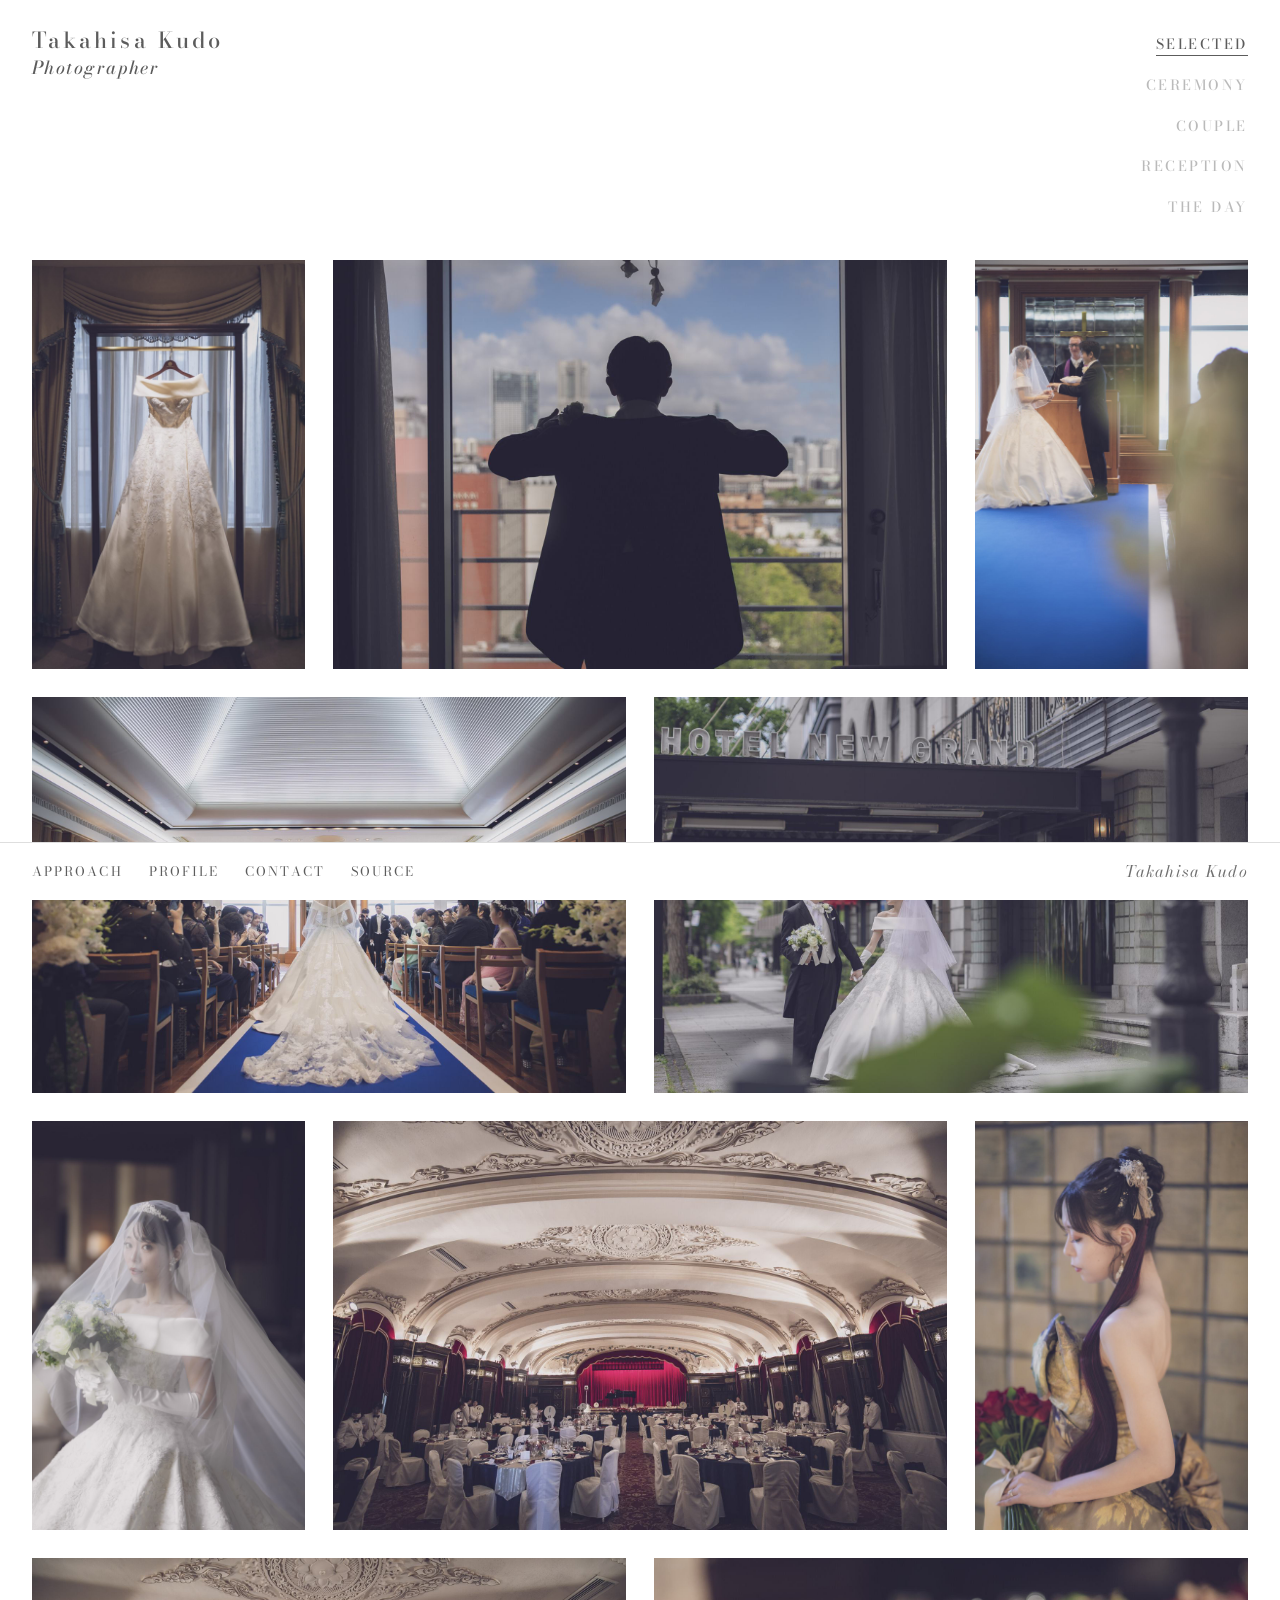
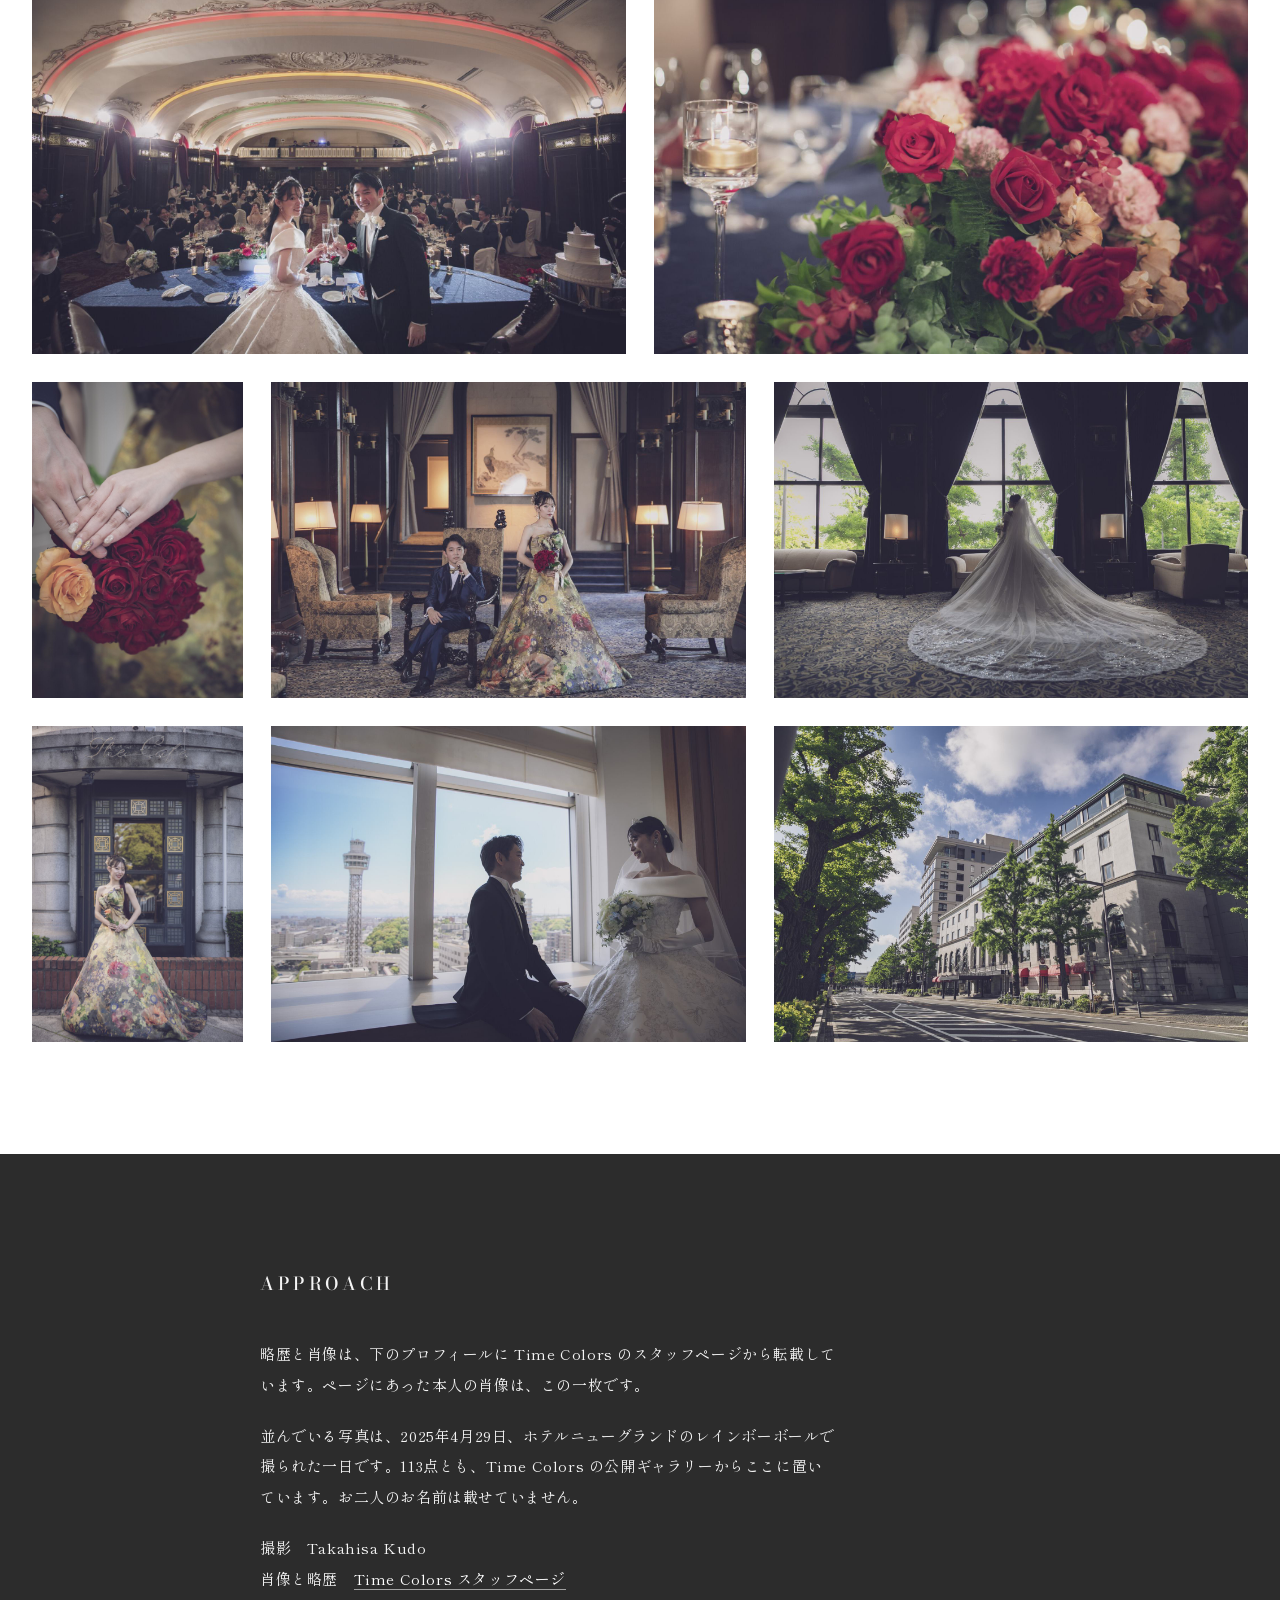
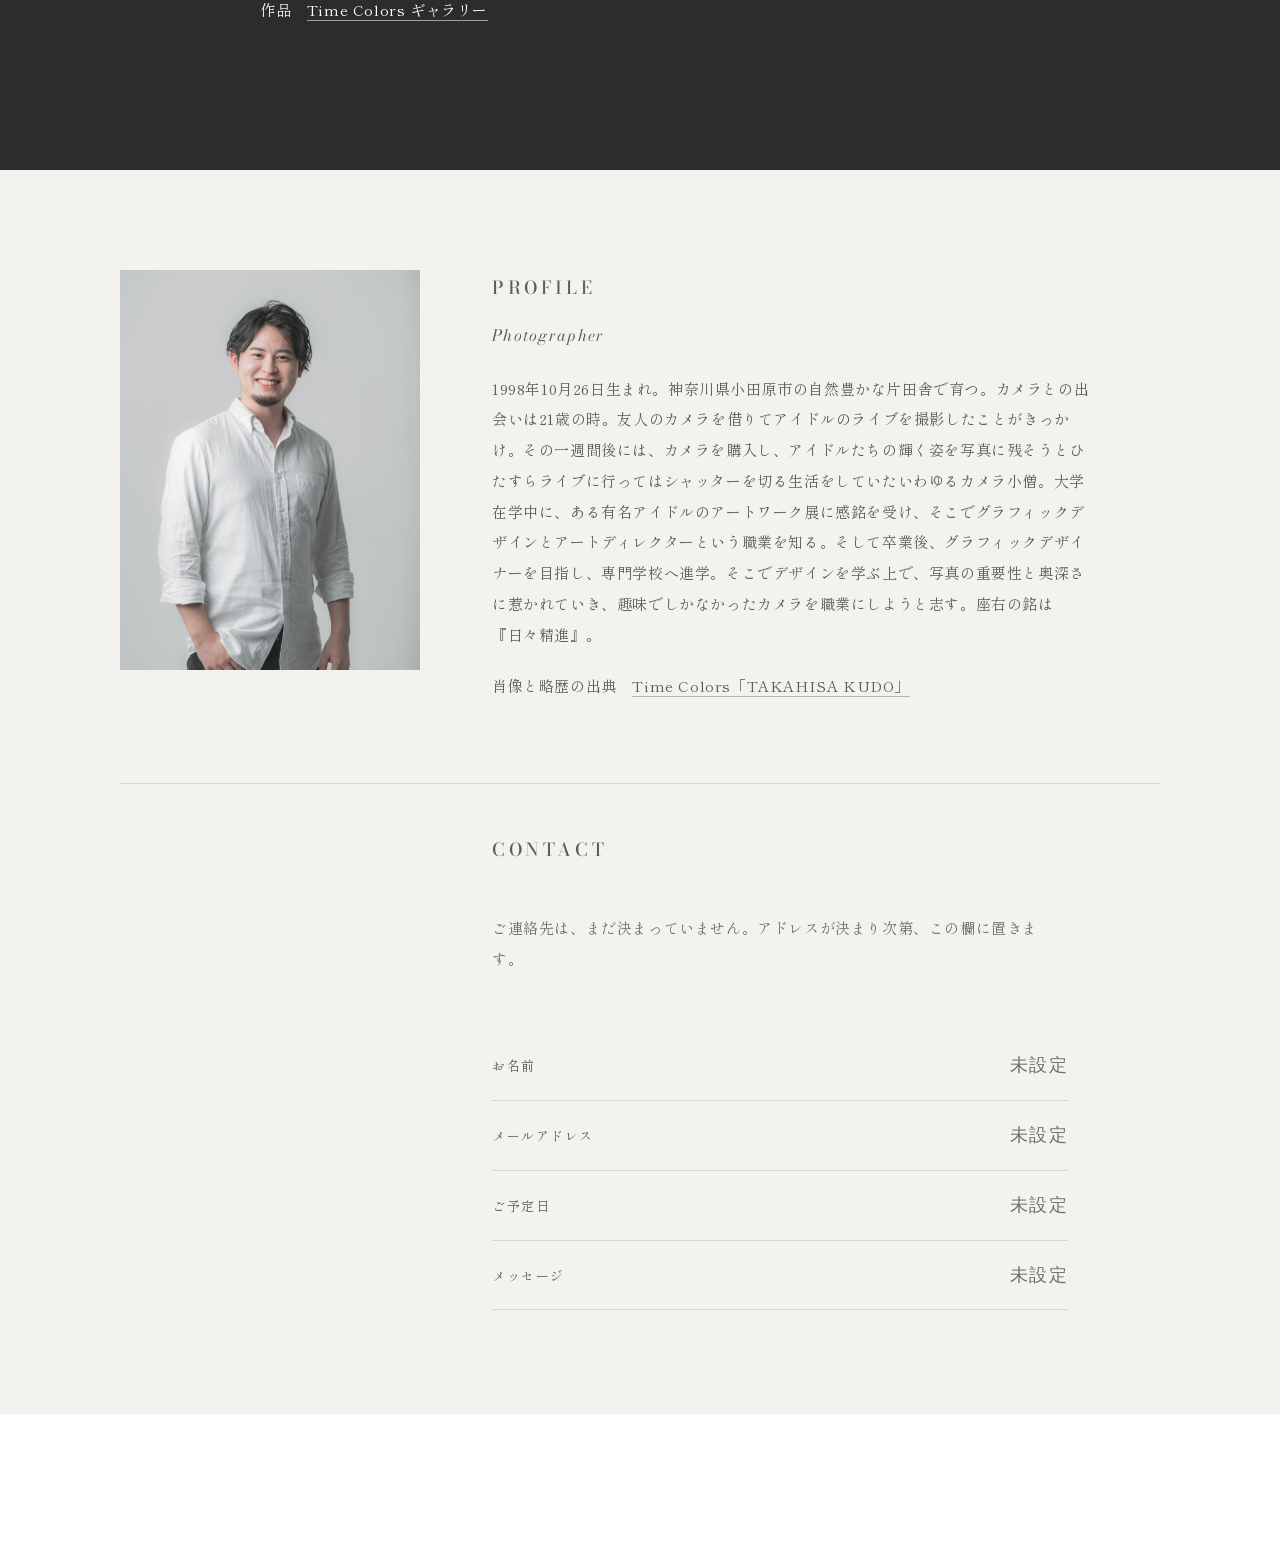
<file: index.html>
<!DOCTYPE html>
<html lang="ja">
<head>
  <meta charset="utf-8">
  <meta name="viewport" content="width=device-width, initial-scale=1">
  <title>Takahisa Kudo — Photographer</title>
  <meta name="description" content="Takahisa Kudo の婚礼写真とプロフィール。肖像と略歴は Time Colors のスタッフページ、作品はホテルニューグランド レインボーボール（2025年4月29日）のギャラリーから。">
  <meta name="theme-color" content="#ffffff">
  <link rel="icon" href="assets/favicon.svg" type="image/svg+xml">
  <link rel="preconnect" href="https://fonts.googleapis.com">
  <link rel="preconnect" href="https://fonts.gstatic.com" crossorigin>
  <link href="https://fonts.googleapis.com/css2?family=Bodoni+Moda:ital,opsz,wght@0,6..96,500;1,6..96,400;1,6..96,500&family=Shippori+Mincho:wght@400&display=swap" rel="stylesheet">
  <link rel="stylesheet" href="css/style.css">
</head>
<body data-view="selected">
  <div class="curtain" id="curtain"></div>
  <a class="skip" href="#grid">写真へ</a>
  <header class="site-head">
    <a class="brand" href="#selected">
      <strong>Takahisa Kudo</strong>
      <em>Photographer</em>
    </a>
    <nav class="site-nav" aria-label="作品">
      <ul>
        <li><button type="button" data-filter="selected" aria-current="page">SELECTED</button></li>
        <li><button type="button" data-filter="ceremony">CEREMONY</button></li>
        <li><button type="button" data-filter="couple">COUPLE</button></li>
        <li><button type="button" data-filter="reception">RECEPTION</button></li>
        <li><button type="button" data-filter="all">THE DAY</button></li>
      </ul>
    </nav>
  </header>
  <main class="site-main">
    <div class="works" id="grid">
      <a class="tile is-p" href="assets/photos/0008-1.jpg" data-photo="0008-1.jpg" data-group="archive" data-selected="1" data-order="0">
        <img src="assets/photos/0008-1.jpg" alt="支度。ホテルニューグランド レインボーボール、2025年4月29日。" width="1120" height="1680" decoding="async" loading="eager" fetchpriority="high">
      </a><a class="tile is-l" href="assets/photos/0011-1.jpg" data-photo="0011-1.jpg" data-group="archive" data-selected="1" data-order="1">
        <img src="assets/photos/0011-1.jpg" alt="支度。ホテルニューグランド レインボーボール、2025年4月29日。" width="1680" height="1120" decoding="async" loading="eager" fetchpriority="high">
      </a><a class="tile is-p" href="assets/photos/0064-1.jpg" data-photo="0064-1.jpg" data-group="ceremony" data-selected="1" data-order="2">
        <img src="assets/photos/0064-1.jpg" alt="挙式。ホテルニューグランド レインボーボール、2025年4月29日。" width="1120" height="1680" decoding="async" loading="lazy">
      </a><a class="tile is-l" href="assets/photos/0059-1.jpg" data-photo="0059-1.jpg" data-group="ceremony" data-selected="1" data-order="3">
        <img src="assets/photos/0059-1.jpg" alt="挙式。ホテルニューグランド レインボーボール、2025年4月29日。" width="1680" height="1120" decoding="async" loading="lazy">
      </a><a class="tile is-l" href="assets/photos/0046-1.jpg" data-photo="0046-1.jpg" data-group="couple" data-selected="1" data-order="4">
        <img src="assets/photos/0046-1.jpg" alt="ふたり。ホテルニューグランド レインボーボール、2025年4月29日。" width="1680" height="1120" decoding="async" loading="lazy">
      </a><a class="tile is-p" href="assets/photos/0038-1.jpg" data-photo="0038-1.jpg" data-group="couple" data-selected="1" data-order="5">
        <img src="assets/photos/0038-1.jpg" alt="ふたり。ホテルニューグランド レインボーボール、2025年4月29日。" width="1120" height="1680" decoding="async" loading="lazy">
      </a><a class="tile is-l" href="assets/photos/0074-1.jpg" data-photo="0074-1.jpg" data-group="reception" data-selected="1" data-order="6">
        <img src="assets/photos/0074-1.jpg" alt="披露宴。ホテルニューグランド レインボーボール、2025年4月29日。" width="1680" height="1120" decoding="async" loading="lazy">
      </a><a class="tile is-p" href="assets/photos/0111.jpg" data-photo="0111.jpg" data-group="couple" data-selected="1" data-order="7">
        <img src="assets/photos/0111.jpg" alt="ふたり。ホテルニューグランド レインボーボール、2025年4月29日。" width="1120" height="1680" decoding="async" loading="lazy">
      </a><a class="tile is-l" href="assets/photos/0085-1.jpg" data-photo="0085-1.jpg" data-group="reception" data-selected="1" data-order="8">
        <img src="assets/photos/0085-1.jpg" alt="披露宴。ホテルニューグランド レインボーボール、2025年4月29日。" width="1680" height="1120" decoding="async" loading="lazy">
      </a><a class="tile is-l" href="assets/photos/0076-1.jpg" data-photo="0076-1.jpg" data-group="reception" data-selected="1" data-order="9">
        <img src="assets/photos/0076-1.jpg" alt="披露宴。ホテルニューグランド レインボーボール、2025年4月29日。" width="1680" height="1120" decoding="async" loading="lazy">
      </a><a class="tile is-p" href="assets/photos/0113.jpg" data-photo="0113.jpg" data-group="couple" data-selected="1" data-order="10">
        <img src="assets/photos/0113.jpg" alt="ふたり。ホテルニューグランド レインボーボール、2025年4月29日。" width="1120" height="1680" decoding="async" loading="lazy">
      </a><a class="tile is-l" href="assets/photos/0107.jpg" data-photo="0107.jpg" data-group="couple" data-selected="1" data-order="11">
        <img src="assets/photos/0107.jpg" alt="ふたり。ホテルニューグランド レインボーボール、2025年4月29日。" width="1680" height="1120" decoding="async" loading="lazy">
      </a><a class="tile is-l" href="assets/photos/0033-1.jpg" data-photo="0033-1.jpg" data-group="couple" data-selected="1" data-order="12">
        <img src="assets/photos/0033-1.jpg" alt="ふたり。ホテルニューグランド レインボーボール、2025年4月29日。" width="1680" height="1120" decoding="async" loading="lazy">
      </a><a class="tile is-p" href="assets/photos/0110.jpg" data-photo="0110.jpg" data-group="couple" data-selected="1" data-order="13">
        <img src="assets/photos/0110.jpg" alt="ふたり。ホテルニューグランド レインボーボール、2025年4月29日。" width="1120" height="1680" decoding="async" loading="lazy">
      </a><a class="tile is-l" href="assets/photos/0068-1.jpg" data-photo="0068-1.jpg" data-group="ceremony" data-selected="1" data-order="14">
        <img src="assets/photos/0068-1.jpg" alt="挙式。ホテルニューグランド レインボーボール、2025年4月29日。" width="1680" height="1120" decoding="async" loading="lazy">
      </a><a class="tile is-l" href="assets/photos/0003-1.jpg" data-photo="0003-1.jpg" data-group="archive" data-selected="1" data-order="15">
        <img src="assets/photos/0003-1.jpg" alt="館。ホテルニューグランド レインボーボール、2025年4月29日。" width="1680" height="1120" decoding="async" loading="lazy">
      </a><a class="tile is-l" href="assets/photos/0001-1.jpg" data-photo="0001-1.jpg" data-group="archive" data-selected="0" data-order="16">
        <img src="assets/photos/0001-1.jpg" alt="館。ホテルニューグランド レインボーボール、2025年4月29日。" width="1680" height="1120" decoding="async" loading="lazy">
      </a><a class="tile is-l" href="assets/photos/0002-1.jpg" data-photo="0002-1.jpg" data-group="archive" data-selected="0" data-order="17">
        <img src="assets/photos/0002-1.jpg" alt="館。ホテルニューグランド レインボーボール、2025年4月29日。" width="1680" height="1120" decoding="async" loading="lazy">
      </a><a class="tile is-p" href="assets/photos/0004-1.jpg" data-photo="0004-1.jpg" data-group="archive" data-selected="0" data-order="18">
        <img src="assets/photos/0004-1.jpg" alt="館。ホテルニューグランド レインボーボール、2025年4月29日。" width="1120" height="1680" decoding="async" loading="lazy">
      </a><a class="tile is-l" href="assets/photos/0005-1.jpg" data-photo="0005-1.jpg" data-group="archive" data-selected="0" data-order="19">
        <img src="assets/photos/0005-1.jpg" alt="館。ホテルニューグランド レインボーボール、2025年4月29日。" width="1680" height="1120" decoding="async" loading="lazy">
      </a><a class="tile is-p" href="assets/photos/0006-1.jpg" data-photo="0006-1.jpg" data-group="archive" data-selected="0" data-order="20">
        <img src="assets/photos/0006-1.jpg" alt="館。ホテルニューグランド レインボーボール、2025年4月29日。" width="1120" height="1680" decoding="async" loading="lazy">
      </a><a class="tile is-l" href="assets/photos/0007-1.jpg" data-photo="0007-1.jpg" data-group="archive" data-selected="0" data-order="21">
        <img src="assets/photos/0007-1.jpg" alt="支度。ホテルニューグランド レインボーボール、2025年4月29日。" width="1680" height="1120" decoding="async" loading="lazy">
      </a><a class="tile is-p" href="assets/photos/0009-1.jpg" data-photo="0009-1.jpg" data-group="archive" data-selected="0" data-order="22">
        <img src="assets/photos/0009-1.jpg" alt="支度。ホテルニューグランド レインボーボール、2025年4月29日。" width="1120" height="1680" decoding="async" loading="lazy">
      </a><a class="tile is-p" href="assets/photos/0010-1.jpg" data-photo="0010-1.jpg" data-group="archive" data-selected="0" data-order="23">
        <img src="assets/photos/0010-1.jpg" alt="支度。ホテルニューグランド レインボーボール、2025年4月29日。" width="1120" height="1680" decoding="async" loading="lazy">
      </a><a class="tile is-l" href="assets/photos/0012-1.jpg" data-photo="0012-1.jpg" data-group="archive" data-selected="0" data-order="24">
        <img src="assets/photos/0012-1.jpg" alt="支度。ホテルニューグランド レインボーボール、2025年4月29日。" width="1680" height="1120" decoding="async" loading="lazy">
      </a><a class="tile is-l" href="assets/photos/0013-1.jpg" data-photo="0013-1.jpg" data-group="archive" data-selected="0" data-order="25">
        <img src="assets/photos/0013-1.jpg" alt="支度。ホテルニューグランド レインボーボール、2025年4月29日。" width="1680" height="1120" decoding="async" loading="lazy">
      </a><a class="tile is-l" href="assets/photos/0014-1.jpg" data-photo="0014-1.jpg" data-group="archive" data-selected="0" data-order="26">
        <img src="assets/photos/0014-1.jpg" alt="支度。ホテルニューグランド レインボーボール、2025年4月29日。" width="1680" height="1120" decoding="async" loading="lazy">
      </a><a class="tile is-p" href="assets/photos/0015-1.jpg" data-photo="0015-1.jpg" data-group="archive" data-selected="0" data-order="27">
        <img src="assets/photos/0015-1.jpg" alt="支度。ホテルニューグランド レインボーボール、2025年4月29日。" width="1120" height="1680" decoding="async" loading="lazy">
      </a><a class="tile is-l" href="assets/photos/0016-1.jpg" data-photo="0016-1.jpg" data-group="archive" data-selected="0" data-order="28">
        <img src="assets/photos/0016-1.jpg" alt="支度。ホテルニューグランド レインボーボール、2025年4月29日。" width="1680" height="1120" decoding="async" loading="lazy">
      </a><a class="tile is-l" href="assets/photos/0017-1.jpg" data-photo="0017-1.jpg" data-group="archive" data-selected="0" data-order="29">
        <img src="assets/photos/0017-1.jpg" alt="支度。ホテルニューグランド レインボーボール、2025年4月29日。" width="1680" height="1120" decoding="async" loading="lazy">
      </a><a class="tile is-l" href="assets/photos/0018-1.jpg" data-photo="0018-1.jpg" data-group="archive" data-selected="0" data-order="30">
        <img src="assets/photos/0018-1.jpg" alt="支度。ホテルニューグランド レインボーボール、2025年4月29日。" width="1680" height="1120" decoding="async" loading="lazy">
      </a><a class="tile is-l" href="assets/photos/0019-1.jpg" data-photo="0019-1.jpg" data-group="couple" data-selected="0" data-order="31">
        <img src="assets/photos/0019-1.jpg" alt="ふたり。ホテルニューグランド レインボーボール、2025年4月29日。" width="1680" height="1120" decoding="async" loading="lazy">
      </a><a class="tile is-l" href="assets/photos/0020-1.jpg" data-photo="0020-1.jpg" data-group="couple" data-selected="0" data-order="32">
        <img src="assets/photos/0020-1.jpg" alt="ふたり。ホテルニューグランド レインボーボール、2025年4月29日。" width="1680" height="1120" decoding="async" loading="lazy">
      </a><a class="tile is-p" href="assets/photos/0021-1.jpg" data-photo="0021-1.jpg" data-group="couple" data-selected="0" data-order="33">
        <img src="assets/photos/0021-1.jpg" alt="ふたり。ホテルニューグランド レインボーボール、2025年4月29日。" width="1120" height="1680" decoding="async" loading="lazy">
      </a><a class="tile is-l" href="assets/photos/0022-1.jpg" data-photo="0022-1.jpg" data-group="couple" data-selected="0" data-order="34">
        <img src="assets/photos/0022-1.jpg" alt="ふたり。ホテルニューグランド レインボーボール、2025年4月29日。" width="1680" height="1120" decoding="async" loading="lazy">
      </a><a class="tile is-l" href="assets/photos/0023-1.jpg" data-photo="0023-1.jpg" data-group="couple" data-selected="0" data-order="35">
        <img src="assets/photos/0023-1.jpg" alt="ふたり。ホテルニューグランド レインボーボール、2025年4月29日。" width="1680" height="1120" decoding="async" loading="lazy">
      </a><a class="tile is-l" href="assets/photos/0024-1.jpg" data-photo="0024-1.jpg" data-group="couple" data-selected="0" data-order="36">
        <img src="assets/photos/0024-1.jpg" alt="ふたり。ホテルニューグランド レインボーボール、2025年4月29日。" width="1680" height="1120" decoding="async" loading="lazy">
      </a><a class="tile is-l" href="assets/photos/0025-1.jpg" data-photo="0025-1.jpg" data-group="couple" data-selected="0" data-order="37">
        <img src="assets/photos/0025-1.jpg" alt="ふたり。ホテルニューグランド レインボーボール、2025年4月29日。" width="1680" height="1120" decoding="async" loading="lazy">
      </a><a class="tile is-l" href="assets/photos/0026-1.jpg" data-photo="0026-1.jpg" data-group="couple" data-selected="0" data-order="38">
        <img src="assets/photos/0026-1.jpg" alt="ふたり。ホテルニューグランド レインボーボール、2025年4月29日。" width="1680" height="1120" decoding="async" loading="lazy">
      </a><a class="tile is-l" href="assets/photos/0027-1.jpg" data-photo="0027-1.jpg" data-group="couple" data-selected="0" data-order="39">
        <img src="assets/photos/0027-1.jpg" alt="ふたり。ホテルニューグランド レインボーボール、2025年4月29日。" width="1680" height="1120" decoding="async" loading="lazy">
      </a><a class="tile is-l" href="assets/photos/0028-1.jpg" data-photo="0028-1.jpg" data-group="couple" data-selected="0" data-order="40">
        <img src="assets/photos/0028-1.jpg" alt="ふたり。ホテルニューグランド レインボーボール、2025年4月29日。" width="1680" height="1120" decoding="async" loading="lazy">
      </a><a class="tile is-l" href="assets/photos/0029-1.jpg" data-photo="0029-1.jpg" data-group="couple" data-selected="0" data-order="41">
        <img src="assets/photos/0029-1.jpg" alt="ふたり。ホテルニューグランド レインボーボール、2025年4月29日。" width="1680" height="1120" decoding="async" loading="lazy">
      </a><a class="tile is-l" href="assets/photos/0030-1.jpg" data-photo="0030-1.jpg" data-group="couple" data-selected="0" data-order="42">
        <img src="assets/photos/0030-1.jpg" alt="ふたり。ホテルニューグランド レインボーボール、2025年4月29日。" width="1680" height="1120" decoding="async" loading="lazy">
      </a><a class="tile is-p" href="assets/photos/0031-1.jpg" data-photo="0031-1.jpg" data-group="couple" data-selected="0" data-order="43">
        <img src="assets/photos/0031-1.jpg" alt="ふたり。ホテルニューグランド レインボーボール、2025年4月29日。" width="1120" height="1680" decoding="async" loading="lazy">
      </a><a class="tile is-p" href="assets/photos/0032-1.jpg" data-photo="0032-1.jpg" data-group="couple" data-selected="0" data-order="44">
        <img src="assets/photos/0032-1.jpg" alt="ふたり。ホテルニューグランド レインボーボール、2025年4月29日。" width="1120" height="1680" decoding="async" loading="lazy">
      </a><a class="tile is-l" href="assets/photos/0034-1.jpg" data-photo="0034-1.jpg" data-group="couple" data-selected="0" data-order="45">
        <img src="assets/photos/0034-1.jpg" alt="ふたり。ホテルニューグランド レインボーボール、2025年4月29日。" width="1680" height="1120" decoding="async" loading="lazy">
      </a><a class="tile is-l" href="assets/photos/0035-1.jpg" data-photo="0035-1.jpg" data-group="couple" data-selected="0" data-order="46">
        <img src="assets/photos/0035-1.jpg" alt="ふたり。ホテルニューグランド レインボーボール、2025年4月29日。" width="1680" height="1120" decoding="async" loading="lazy">
      </a><a class="tile is-l" href="assets/photos/0036-1.jpg" data-photo="0036-1.jpg" data-group="couple" data-selected="0" data-order="47">
        <img src="assets/photos/0036-1.jpg" alt="ふたり。ホテルニューグランド レインボーボール、2025年4月29日。" width="1680" height="1120" decoding="async" loading="lazy">
      </a><a class="tile is-l" href="assets/photos/0037-1.jpg" data-photo="0037-1.jpg" data-group="couple" data-selected="0" data-order="48">
        <img src="assets/photos/0037-1.jpg" alt="ふたり。ホテルニューグランド レインボーボール、2025年4月29日。" width="1680" height="1120" decoding="async" loading="lazy">
      </a><a class="tile is-l" href="assets/photos/0039-1.jpg" data-photo="0039-1.jpg" data-group="couple" data-selected="0" data-order="49">
        <img src="assets/photos/0039-1.jpg" alt="ふたり。ホテルニューグランド レインボーボール、2025年4月29日。" width="1680" height="1120" decoding="async" loading="lazy">
      </a><a class="tile is-l" href="assets/photos/0040-1.jpg" data-photo="0040-1.jpg" data-group="couple" data-selected="0" data-order="50">
        <img src="assets/photos/0040-1.jpg" alt="ふたり。ホテルニューグランド レインボーボール、2025年4月29日。" width="1680" height="1120" decoding="async" loading="lazy">
      </a><a class="tile is-l" href="assets/photos/0041-1.jpg" data-photo="0041-1.jpg" data-group="couple" data-selected="0" data-order="51">
        <img src="assets/photos/0041-1.jpg" alt="ふたり。ホテルニューグランド レインボーボール、2025年4月29日。" width="1680" height="1120" decoding="async" loading="lazy">
      </a><a class="tile is-l" href="assets/photos/0042-1.jpg" data-photo="0042-1.jpg" data-group="couple" data-selected="0" data-order="52">
        <img src="assets/photos/0042-1.jpg" alt="ふたり。ホテルニューグランド レインボーボール、2025年4月29日。" width="1680" height="1120" decoding="async" loading="lazy">
      </a><a class="tile is-p" href="assets/photos/0043-1.jpg" data-photo="0043-1.jpg" data-group="couple" data-selected="0" data-order="53">
        <img src="assets/photos/0043-1.jpg" alt="ふたり。ホテルニューグランド レインボーボール、2025年4月29日。" width="1120" height="1680" decoding="async" loading="lazy">
      </a><a class="tile is-p" href="assets/photos/0044-1.jpg" data-photo="0044-1.jpg" data-group="couple" data-selected="0" data-order="54">
        <img src="assets/photos/0044-1.jpg" alt="ふたり。ホテルニューグランド レインボーボール、2025年4月29日。" width="1120" height="1680" decoding="async" loading="lazy">
      </a><a class="tile is-l" href="assets/photos/0045-1.jpg" data-photo="0045-1.jpg" data-group="couple" data-selected="0" data-order="55">
        <img src="assets/photos/0045-1.jpg" alt="ふたり。ホテルニューグランド レインボーボール、2025年4月29日。" width="1680" height="1119" decoding="async" loading="lazy">
      </a><a class="tile is-l" href="assets/photos/0047-1.jpg" data-photo="0047-1.jpg" data-group="couple" data-selected="0" data-order="56">
        <img src="assets/photos/0047-1.jpg" alt="ふたり。ホテルニューグランド レインボーボール、2025年4月29日。" width="1680" height="1120" decoding="async" loading="lazy">
      </a><a class="tile is-l" href="assets/photos/0048-1.jpg" data-photo="0048-1.jpg" data-group="couple" data-selected="0" data-order="57">
        <img src="assets/photos/0048-1.jpg" alt="ふたり。ホテルニューグランド レインボーボール、2025年4月29日。" width="1680" height="1120" decoding="async" loading="lazy">
      </a><a class="tile is-p" href="assets/photos/0049-1.jpg" data-photo="0049-1.jpg" data-group="couple" data-selected="0" data-order="58">
        <img src="assets/photos/0049-1.jpg" alt="ふたり。ホテルニューグランド レインボーボール、2025年4月29日。" width="1120" height="1680" decoding="async" loading="lazy">
      </a><a class="tile is-l" href="assets/photos/0050-1.jpg" data-photo="0050-1.jpg" data-group="couple" data-selected="0" data-order="59">
        <img src="assets/photos/0050-1.jpg" alt="ふたり。ホテルニューグランド レインボーボール、2025年4月29日。" width="1680" height="1120" decoding="async" loading="lazy">
      </a><a class="tile is-l" href="assets/photos/0051-1.jpg" data-photo="0051-1.jpg" data-group="couple" data-selected="0" data-order="60">
        <img src="assets/photos/0051-1.jpg" alt="ふたり。ホテルニューグランド レインボーボール、2025年4月29日。" width="1680" height="1120" decoding="async" loading="lazy">
      </a><a class="tile is-l" href="assets/photos/0052-1.jpg" data-photo="0052-1.jpg" data-group="ceremony" data-selected="0" data-order="61">
        <img src="assets/photos/0052-1.jpg" alt="挙式。ホテルニューグランド レインボーボール、2025年4月29日。" width="1680" height="1120" decoding="async" loading="lazy">
      </a><a class="tile is-l" href="assets/photos/0053-1.jpg" data-photo="0053-1.jpg" data-group="ceremony" data-selected="0" data-order="62">
        <img src="assets/photos/0053-1.jpg" alt="挙式。ホテルニューグランド レインボーボール、2025年4月29日。" width="1680" height="1120" decoding="async" loading="lazy">
      </a><a class="tile is-l" href="assets/photos/0054-1.jpg" data-photo="0054-1.jpg" data-group="ceremony" data-selected="0" data-order="63">
        <img src="assets/photos/0054-1.jpg" alt="挙式。ホテルニューグランド レインボーボール、2025年4月29日。" width="1680" height="1120" decoding="async" loading="lazy">
      </a><a class="tile is-l" href="assets/photos/0055-1.jpg" data-photo="0055-1.jpg" data-group="ceremony" data-selected="0" data-order="64">
        <img src="assets/photos/0055-1.jpg" alt="挙式。ホテルニューグランド レインボーボール、2025年4月29日。" width="1680" height="1120" decoding="async" loading="lazy">
      </a><a class="tile is-l" href="assets/photos/0056-1.jpg" data-photo="0056-1.jpg" data-group="ceremony" data-selected="0" data-order="65">
        <img src="assets/photos/0056-1.jpg" alt="挙式。ホテルニューグランド レインボーボール、2025年4月29日。" width="1680" height="1120" decoding="async" loading="lazy">
      </a><a class="tile is-l" href="assets/photos/0057-1.jpg" data-photo="0057-1.jpg" data-group="ceremony" data-selected="0" data-order="66">
        <img src="assets/photos/0057-1.jpg" alt="挙式。ホテルニューグランド レインボーボール、2025年4月29日。" width="1680" height="1120" decoding="async" loading="lazy">
      </a><a class="tile is-l" href="assets/photos/0058-1.jpg" data-photo="0058-1.jpg" data-group="ceremony" data-selected="0" data-order="67">
        <img src="assets/photos/0058-1.jpg" alt="挙式。ホテルニューグランド レインボーボール、2025年4月29日。" width="1680" height="1120" decoding="async" loading="lazy">
      </a><a class="tile is-l" href="assets/photos/0060-1.jpg" data-photo="0060-1.jpg" data-group="ceremony" data-selected="0" data-order="68">
        <img src="assets/photos/0060-1.jpg" alt="挙式。ホテルニューグランド レインボーボール、2025年4月29日。" width="1680" height="1120" decoding="async" loading="lazy">
      </a><a class="tile is-l" href="assets/photos/0061-1.jpg" data-photo="0061-1.jpg" data-group="ceremony" data-selected="0" data-order="69">
        <img src="assets/photos/0061-1.jpg" alt="挙式。ホテルニューグランド レインボーボール、2025年4月29日。" width="1680" height="1120" decoding="async" loading="lazy">
      </a><a class="tile is-l" href="assets/photos/0062-1.jpg" data-photo="0062-1.jpg" data-group="ceremony" data-selected="0" data-order="70">
        <img src="assets/photos/0062-1.jpg" alt="挙式。ホテルニューグランド レインボーボール、2025年4月29日。" width="1680" height="1120" decoding="async" loading="lazy">
      </a><a class="tile is-l" href="assets/photos/0063-1.jpg" data-photo="0063-1.jpg" data-group="ceremony" data-selected="0" data-order="71">
        <img src="assets/photos/0063-1.jpg" alt="挙式。ホテルニューグランド レインボーボール、2025年4月29日。" width="1680" height="1120" decoding="async" loading="lazy">
      </a><a class="tile is-l" href="assets/photos/0065-1.jpg" data-photo="0065-1.jpg" data-group="ceremony" data-selected="0" data-order="72">
        <img src="assets/photos/0065-1.jpg" alt="挙式。ホテルニューグランド レインボーボール、2025年4月29日。" width="1680" height="1120" decoding="async" loading="lazy">
      </a><a class="tile is-l" href="assets/photos/0066-1.jpg" data-photo="0066-1.jpg" data-group="ceremony" data-selected="0" data-order="73">
        <img src="assets/photos/0066-1.jpg" alt="挙式。ホテルニューグランド レインボーボール、2025年4月29日。" width="1680" height="1120" decoding="async" loading="lazy">
      </a><a class="tile is-l" href="assets/photos/0067-1.jpg" data-photo="0067-1.jpg" data-group="ceremony" data-selected="0" data-order="74">
        <img src="assets/photos/0067-1.jpg" alt="挙式。ホテルニューグランド レインボーボール、2025年4月29日。" width="1680" height="1120" decoding="async" loading="lazy">
      </a><a class="tile is-l" href="assets/photos/0069-1.jpg" data-photo="0069-1.jpg" data-group="ceremony" data-selected="0" data-order="75">
        <img src="assets/photos/0069-1.jpg" alt="挙式。ホテルニューグランド レインボーボール、2025年4月29日。" width="1680" height="1120" decoding="async" loading="lazy">
      </a><a class="tile is-p" href="assets/photos/0070-1.jpg" data-photo="0070-1.jpg" data-group="ceremony" data-selected="0" data-order="76">
        <img src="assets/photos/0070-1.jpg" alt="挙式。ホテルニューグランド レインボーボール、2025年4月29日。" width="1120" height="1680" decoding="async" loading="lazy">
      </a><a class="tile is-l" href="assets/photos/0071-1.jpg" data-photo="0071-1.jpg" data-group="ceremony" data-selected="0" data-order="77">
        <img src="assets/photos/0071-1.jpg" alt="挙式。ホテルニューグランド レインボーボール、2025年4月29日。" width="1680" height="1120" decoding="async" loading="lazy">
      </a><a class="tile is-l" href="assets/photos/0072-1.jpg" data-photo="0072-1.jpg" data-group="ceremony" data-selected="0" data-order="78">
        <img src="assets/photos/0072-1.jpg" alt="挙式。ホテルニューグランド レインボーボール、2025年4月29日。" width="1680" height="1120" decoding="async" loading="lazy">
      </a><a class="tile is-l" href="assets/photos/0073-1.jpg" data-photo="0073-1.jpg" data-group="reception" data-selected="0" data-order="79">
        <img src="assets/photos/0073-1.jpg" alt="披露宴。ホテルニューグランド レインボーボール、2025年4月29日。" width="1680" height="1120" decoding="async" loading="lazy">
      </a><a class="tile is-l" href="assets/photos/0075-1.jpg" data-photo="0075-1.jpg" data-group="reception" data-selected="0" data-order="80">
        <img src="assets/photos/0075-1.jpg" alt="披露宴。ホテルニューグランド レインボーボール、2025年4月29日。" width="1680" height="1120" decoding="async" loading="lazy">
      </a><a class="tile is-p" href="assets/photos/0077-1.jpg" data-photo="0077-1.jpg" data-group="reception" data-selected="0" data-order="81">
        <img src="assets/photos/0077-1.jpg" alt="披露宴。ホテルニューグランド レインボーボール、2025年4月29日。" width="1120" height="1680" decoding="async" loading="lazy">
      </a><a class="tile is-l" href="assets/photos/0078-1.jpg" data-photo="0078-1.jpg" data-group="reception" data-selected="0" data-order="82">
        <img src="assets/photos/0078-1.jpg" alt="披露宴。ホテルニューグランド レインボーボール、2025年4月29日。" width="1680" height="1120" decoding="async" loading="lazy">
      </a><a class="tile is-l" href="assets/photos/0079-1.jpg" data-photo="0079-1.jpg" data-group="reception" data-selected="0" data-order="83">
        <img src="assets/photos/0079-1.jpg" alt="披露宴。ホテルニューグランド レインボーボール、2025年4月29日。" width="1680" height="1120" decoding="async" loading="lazy">
      </a><a class="tile is-p" href="assets/photos/0080-1.jpg" data-photo="0080-1.jpg" data-group="reception" data-selected="0" data-order="84">
        <img src="assets/photos/0080-1.jpg" alt="披露宴。ホテルニューグランド レインボーボール、2025年4月29日。" width="1120" height="1680" decoding="async" loading="lazy">
      </a><a class="tile is-l" href="assets/photos/0081-1.jpg" data-photo="0081-1.jpg" data-group="reception" data-selected="0" data-order="85">
        <img src="assets/photos/0081-1.jpg" alt="披露宴。ホテルニューグランド レインボーボール、2025年4月29日。" width="1680" height="1120" decoding="async" loading="lazy">
      </a><a class="tile is-l" href="assets/photos/0082-2.jpg" data-photo="0082-2.jpg" data-group="reception" data-selected="0" data-order="86">
        <img src="assets/photos/0082-2.jpg" alt="披露宴。ホテルニューグランド レインボーボール、2025年4月29日。" width="1680" height="1120" decoding="async" loading="lazy">
      </a><a class="tile is-l" href="assets/photos/0083-1.jpg" data-photo="0083-1.jpg" data-group="reception" data-selected="0" data-order="87">
        <img src="assets/photos/0083-1.jpg" alt="披露宴。ホテルニューグランド レインボーボール、2025年4月29日。" width="1680" height="1120" decoding="async" loading="lazy">
      </a><a class="tile is-l" href="assets/photos/0084-1.jpg" data-photo="0084-1.jpg" data-group="reception" data-selected="0" data-order="88">
        <img src="assets/photos/0084-1.jpg" alt="披露宴。ホテルニューグランド レインボーボール、2025年4月29日。" width="1680" height="1120" decoding="async" loading="lazy">
      </a><a class="tile is-l" href="assets/photos/0086-1.jpg" data-photo="0086-1.jpg" data-group="reception" data-selected="0" data-order="89">
        <img src="assets/photos/0086-1.jpg" alt="披露宴。ホテルニューグランド レインボーボール、2025年4月29日。" width="1680" height="1120" decoding="async" loading="lazy">
      </a><a class="tile is-l" href="assets/photos/0087-1.jpg" data-photo="0087-1.jpg" data-group="reception" data-selected="0" data-order="90">
        <img src="assets/photos/0087-1.jpg" alt="披露宴。ホテルニューグランド レインボーボール、2025年4月29日。" width="1680" height="1120" decoding="async" loading="lazy">
      </a><a class="tile is-l" href="assets/photos/0088-1.jpg" data-photo="0088-1.jpg" data-group="reception" data-selected="0" data-order="91">
        <img src="assets/photos/0088-1.jpg" alt="披露宴。ホテルニューグランド レインボーボール、2025年4月29日。" width="1680" height="1120" decoding="async" loading="lazy">
      </a><a class="tile is-l" href="assets/photos/0089.jpg" data-photo="0089.jpg" data-group="reception" data-selected="0" data-order="92">
        <img src="assets/photos/0089.jpg" alt="披露宴。ホテルニューグランド レインボーボール、2025年4月29日。" width="1680" height="1120" decoding="async" loading="lazy">
      </a><a class="tile is-p" href="assets/photos/0090.jpg" data-photo="0090.jpg" data-group="reception" data-selected="0" data-order="93">
        <img src="assets/photos/0090.jpg" alt="披露宴。ホテルニューグランド レインボーボール、2025年4月29日。" width="1120" height="1680" decoding="async" loading="lazy">
      </a><a class="tile is-l" href="assets/photos/0091.jpg" data-photo="0091.jpg" data-group="reception" data-selected="0" data-order="94">
        <img src="assets/photos/0091.jpg" alt="披露宴。ホテルニューグランド レインボーボール、2025年4月29日。" width="1680" height="1120" decoding="async" loading="lazy">
      </a><a class="tile is-l" href="assets/photos/0092.jpg" data-photo="0092.jpg" data-group="reception" data-selected="0" data-order="95">
        <img src="assets/photos/0092.jpg" alt="披露宴。ホテルニューグランド レインボーボール、2025年4月29日。" width="1680" height="1120" decoding="async" loading="lazy">
      </a><a class="tile is-l" href="assets/photos/0093.jpg" data-photo="0093.jpg" data-group="reception" data-selected="0" data-order="96">
        <img src="assets/photos/0093.jpg" alt="披露宴。ホテルニューグランド レインボーボール、2025年4月29日。" width="1680" height="1120" decoding="async" loading="lazy">
      </a><a class="tile is-l" href="assets/photos/0094.jpg" data-photo="0094.jpg" data-group="reception" data-selected="0" data-order="97">
        <img src="assets/photos/0094.jpg" alt="披露宴。ホテルニューグランド レインボーボール、2025年4月29日。" width="1680" height="1120" decoding="async" loading="lazy">
      </a><a class="tile is-l" href="assets/photos/0095.jpg" data-photo="0095.jpg" data-group="reception" data-selected="0" data-order="98">
        <img src="assets/photos/0095.jpg" alt="披露宴。ホテルニューグランド レインボーボール、2025年4月29日。" width="1680" height="1120" decoding="async" loading="lazy">
      </a><a class="tile is-l" href="assets/photos/0096.jpg" data-photo="0096.jpg" data-group="reception" data-selected="0" data-order="99">
        <img src="assets/photos/0096.jpg" alt="披露宴。ホテルニューグランド レインボーボール、2025年4月29日。" width="1680" height="1120" decoding="async" loading="lazy">
      </a><a class="tile is-l" href="assets/photos/0097.jpg" data-photo="0097.jpg" data-group="reception" data-selected="0" data-order="100">
        <img src="assets/photos/0097.jpg" alt="披露宴。ホテルニューグランド レインボーボール、2025年4月29日。" width="1680" height="1120" decoding="async" loading="lazy">
      </a><a class="tile is-p" href="assets/photos/0098.jpg" data-photo="0098.jpg" data-group="reception" data-selected="0" data-order="101">
        <img src="assets/photos/0098.jpg" alt="披露宴。ホテルニューグランド レインボーボール、2025年4月29日。" width="1120" height="1680" decoding="async" loading="lazy">
      </a><a class="tile is-l" href="assets/photos/0099.jpg" data-photo="0099.jpg" data-group="reception" data-selected="0" data-order="102">
        <img src="assets/photos/0099.jpg" alt="披露宴。ホテルニューグランド レインボーボール、2025年4月29日。" width="1680" height="1120" decoding="async" loading="lazy">
      </a><a class="tile is-l" href="assets/photos/0100.jpg" data-photo="0100.jpg" data-group="reception" data-selected="0" data-order="103">
        <img src="assets/photos/0100.jpg" alt="披露宴。ホテルニューグランド レインボーボール、2025年4月29日。" width="1680" height="1120" decoding="async" loading="lazy">
      </a><a class="tile is-l" href="assets/photos/0101.jpg" data-photo="0101.jpg" data-group="reception" data-selected="0" data-order="104">
        <img src="assets/photos/0101.jpg" alt="披露宴。ホテルニューグランド レインボーボール、2025年4月29日。" width="1680" height="1120" decoding="async" loading="lazy">
      </a><a class="tile is-l" href="assets/photos/0102.jpg" data-photo="0102.jpg" data-group="reception" data-selected="0" data-order="105">
        <img src="assets/photos/0102.jpg" alt="披露宴。ホテルニューグランド レインボーボール、2025年4月29日。" width="1680" height="1120" decoding="async" loading="lazy">
      </a><a class="tile is-l" href="assets/photos/0103.jpg" data-photo="0103.jpg" data-group="reception" data-selected="0" data-order="106">
        <img src="assets/photos/0103.jpg" alt="披露宴。ホテルニューグランド レインボーボール、2025年4月29日。" width="1680" height="1120" decoding="async" loading="lazy">
      </a><a class="tile is-l" href="assets/photos/0104.jpg" data-photo="0104.jpg" data-group="reception" data-selected="0" data-order="107">
        <img src="assets/photos/0104.jpg" alt="披露宴。ホテルニューグランド レインボーボール、2025年4月29日。" width="1680" height="1120" decoding="async" loading="lazy">
      </a><a class="tile is-p" href="assets/photos/0105.jpg" data-photo="0105.jpg" data-group="couple" data-selected="0" data-order="108">
        <img src="assets/photos/0105.jpg" alt="ふたり。ホテルニューグランド レインボーボール、2025年4月29日。" width="1120" height="1680" decoding="async" loading="lazy">
      </a><a class="tile is-l" href="assets/photos/0106.jpg" data-photo="0106.jpg" data-group="couple" data-selected="0" data-order="109">
        <img src="assets/photos/0106.jpg" alt="ふたり。ホテルニューグランド レインボーボール、2025年4月29日。" width="1680" height="1120" decoding="async" loading="lazy">
      </a><a class="tile is-p" href="assets/photos/0108.jpg" data-photo="0108.jpg" data-group="couple" data-selected="0" data-order="110">
        <img src="assets/photos/0108.jpg" alt="ふたり。ホテルニューグランド レインボーボール、2025年4月29日。" width="1120" height="1680" decoding="async" loading="lazy">
      </a><a class="tile is-l" href="assets/photos/0109.jpg" data-photo="0109.jpg" data-group="couple" data-selected="0" data-order="111">
        <img src="assets/photos/0109.jpg" alt="ふたり。ホテルニューグランド レインボーボール、2025年4月29日。" width="1680" height="1120" decoding="async" loading="lazy">
      </a><a class="tile is-p" href="assets/photos/0112.jpg" data-photo="0112.jpg" data-group="couple" data-selected="0" data-order="112">
        <img src="assets/photos/0112.jpg" alt="ふたり。ホテルニューグランド レインボーボール、2025年4月29日。" width="1120" height="1680" decoding="async" loading="lazy">
      </a>
    </div>
    <section class="approach" id="approach" aria-labelledby="approach-title">
      <div class="sheet">
        <h2 id="approach-title">APPROACH</h2>
        <p>略歴と肖像は、下のプロフィールに Time Colors のスタッフページから転載しています。ページにあった本人の肖像は、この一枚です。</p>
        <p>並んでいる写真は、2025年4月29日、ホテルニューグランドのレインボーボールで撮られた一日です。113点とも、Time Colors の公開ギャラリーからここに置いています。お二人のお名前は載せていません。</p>
        <p id="source">撮影　Takahisa Kudo<br>
        肖像と略歴　<a href="https://time-colors.com/staff/takahisa-kudo/" target="_blank" rel="noopener noreferrer">Time Colors スタッフページ</a><br>
        作品　<a href="https://time-colors.com/wp/wedding-gallery/hotel-newgrand/rainbow-ball/2025-04-29/" target="_blank" rel="noopener noreferrer">Time Colors ギャラリー</a></p>
      </div>
    </section>
    <div class="closing">
    <section class="profile" id="profile" aria-labelledby="profile-title">
      <figure class="profile-photo">
        <img src="assets/profile/takahisa-kudo.jpg" alt="Takahisa Kudo。白いシャツを着たスタジオ肖像。" width="960" height="1280">
      </figure>
      <div class="profile-copy">
        <h2 id="profile-title">PROFILE</h2>
        <p class="profile-role">Photographer</p>
        <p>1998年10月26日生まれ。神奈川県小田原市の自然豊かな片田舎で育つ。カメラとの出会いは21歳の時。友人のカメラを借りてアイドルのライブを撮影したことがきっかけ。その一週間後には、カメラを購入し、アイドルたちの輝く姿を写真に残そうとひたすらライブに行ってはシャッターを切る生活をしていたいわゆるカメラ小僧。大学在学中に、ある有名アイドルのアートワーク展に感銘を受け、そこでグラフィックデザインとアートディレクターという職業を知る。そして卒業後、グラフィックデザイナーを目指し、専門学校へ進学。そこでデザインを学ぶ上で、写真の重要性と奥深さに惹かれていき、趣味でしかなかったカメラを職業にしようと志す。座右の銘は『日々精進』。</p>
        <p class="profile-credit">肖像と略歴の出典　<a href="https://time-colors.com/staff/takahisa-kudo/" target="_blank" rel="noopener noreferrer">Time Colors「TAKAHISA KUDO」</a></p>
      </div>
    </section>
    <section class="contact" id="contact" aria-labelledby="contact-title">
      <div class="sheet">
        <h2 id="contact-title">CONTACT</h2>
        <p class="contact-lead">ご連絡先は、まだ決まっていません。アドレスが決まり次第、この欄に置きます。</p>
        <ul class="contact-empty">
          <li><span>お名前</span><em>未設定</em></li>
          <li><span>メールアドレス</span><em>未設定</em></li>
          <li><span>ご予定日</span><em>未設定</em></li>
          <li><span>メッセージ</span><em>未設定</em></li>
        </ul>
      </div>
    </section>
    </div>
  </main>
  <footer class="site-foot">
    <nav aria-label="ページ">
      <a href="#approach">APPROACH</a>
      <a href="#profile">PROFILE</a>
      <a href="#contact">CONTACT</a>
      <a href="#source">SOURCE</a>
    </nav>
    <p class="foot-name">Takahisa Kudo</p>
  </footer>
  <dialog id="viewer" aria-label="写真">
    <div class="viewer-bar">
      <button type="button" data-view="-1">Prev</button>
      <p id="viewer-count"></p>
      <button type="button" data-view="1">Next</button>
      <button type="button" data-close>Close</button>
    </div>
    <img id="viewer-img" alt="">
  </dialog>
  <script src="js/main.js"></script>
</body>
</html>
</file>
<file: css/style.css>
:root {
  --ink: #5c5c5c;
  --ink-soft: #6f6f6f;
  --paper: #fff;
  --quiet: #f3f2ef;
  --dark: #2c2c2c;
  --line: rgba(92, 92, 92, 0.2);
  --serif: "Shippori Mincho", serif;
  --display: "Bodoni Moda", serif;
  --gap: 28px;
  --side: 32px;
}

*,
*::before,
*::after {
  box-sizing: border-box;
}

html {
  scroll-behavior: smooth;
  scroll-padding-top: 24px;
}

body {
  margin: 0;
  min-width: 320px;
  background: var(--paper);
  color: var(--ink);
  font-family: var(--serif);
  font-size: 15px;
  font-weight: 400;
  font-synthesis: none;
  line-height: 2.05;
  letter-spacing: 0.04em;
  text-rendering: optimizeLegibility;
}

body.is-locked {
  overflow: hidden;
}

img {
  max-width: 100%;
}

button,
input,
textarea {
  font: inherit;
  color: inherit;
  letter-spacing: inherit;
}

a {
  color: inherit;
  text-decoration: none;
}

:focus-visible {
  outline: 1px solid currentColor;
  outline-offset: 3px;
}

.skip {
  position: absolute;
  left: 12px;
  top: 8px;
  z-index: 80;
  padding: 8px 12px;
  background: #fff;
  transform: translateY(-140%);
}

.skip:focus {
  transform: none;
}

.curtain {
  position: fixed;
  inset: 0;
  z-index: 60;
  background: #fff;
  transition: opacity 0.8s ease;
}

.curtain.is-done {
  opacity: 0;
  pointer-events: none;
}

.site-head {
  position: fixed;
  top: 0;
  left: 0;
  z-index: 30;
  width: 100%;
  display: flex;
  justify-content: space-between;
  align-items: flex-start;
  gap: 24px;
  padding: 28px var(--side) 16px;
  background: #fff;
  transition: transform 0.45s ease;
}

body.is-header-hidden .site-head,
body.is-locked .site-head {
  transform: translateY(-100%);
  pointer-events: none;
}

body.is-locked .site-head {
  transition: none;
}

.brand {
  display: flex;
  flex-direction: column;
  gap: 6px;
  color: var(--ink);
}

.brand strong {
  font-family: var(--display);
  font-weight: 500;
  font-size: 22px;
  letter-spacing: 0.14em;
  line-height: 1.15;
}

.brand em {
  font-family: var(--display);
  font-style: italic;
  font-weight: 500;
  font-size: 18px;
  letter-spacing: 0.08em;
  line-height: 1;
}

.site-nav ul {
  list-style: none;
  margin: 0;
  padding: 0;
  text-align: right;
}

.site-nav li + li {
  margin-top: 10px;
}

.site-nav button {
  appearance: none;
  border: 0;
  border-bottom: 1px solid transparent;
  background: none;
  padding: 0 0 2px;
  cursor: pointer;
  font-family: var(--display);
  font-size: 14px;
  font-weight: 500;
  letter-spacing: 0.18em;
  line-height: 1.2;
  color: var(--ink);
  opacity: 0.42;
  transition: opacity 0.35s ease, border-color 0.35s ease;
}

.site-nav button:hover,
.site-nav button:focus-visible {
  opacity: 1;
}

.site-nav button[aria-current="page"] {
  opacity: 1;
  border-bottom-color: currentColor;
}

.site-main {
  padding: 260px 0 148px;
}

#grid,
#approach,
#profile,
#contact,
#source {
  scroll-margin-top: 24px;
}

.profile {
  display: grid;
  grid-template-columns: minmax(220px, 300px) minmax(0, 38rem);
  gap: 40px 72px;
  align-items: start;
  width: min(1040px, calc(100% - 64px));
  margin: 0 auto;
  padding: 92px 0 8px;
}

.profile-photo {
  margin: 0;
}

.profile-photo img {
  display: block;
  width: 100%;
  height: auto;
}

.profile h2 {
  margin: 0 0 12px;
  font-family: var(--display);
  font-weight: 500;
  font-size: 18px;
  letter-spacing: 0.2em;
}

.profile-role {
  margin: 0 0 1.4em;
  font-family: var(--display);
  font-style: italic;
  font-size: 16px;
  letter-spacing: 0.08em;
}

.profile p {
  margin: 0 0 1.4em;
}

.profile a {
  border-bottom: 1px solid rgba(102, 102, 102, 0.45);
}

.works {
  display: flex;
  flex-wrap: wrap;
  align-items: flex-start;
  align-content: flex-start;
  gap: var(--gap);
  width: min(1680px, calc(100% - 64px));
  margin: 0 auto;
}

.tile {
  position: relative;
  display: block;
  flex: 0 0 auto;
  overflow: hidden;
  background: #eee;
  color: #fff;
}

.tile[hidden],
body[data-view="selected"] .tile[data-selected="0"] {
  display: none;
}

.tile img {
  display: block;
  width: 100%;
  height: 100%;
  object-fit: cover;
  transition: transform 0.9s cubic-bezier(0.22, 0.61, 0.36, 1);
}

.tile:hover img,
.tile:focus-visible img {
  transform: scale(1.045);
}

.tile.is-in {
  animation: rise 1.05s cubic-bezier(0.215, 0.61, 0.355, 1) both;
}

.tile:nth-child(2).is-in { animation-delay: 0.08s; }
.tile:nth-child(3).is-in { animation-delay: 0.16s; }
.tile:nth-child(4).is-in { animation-delay: 0.24s; }
.tile:nth-child(5).is-in { animation-delay: 0.1s; }
.tile:nth-child(6).is-in { animation-delay: 0.18s; }

@keyframes rise {
  from {
    opacity: 0;
    transform: translateY(56px);
  }
  to {
    opacity: 1;
    transform: none;
  }
}

.sheet {
  width: min(760px, calc(100% - 56px));
  margin: 120px auto 0;
  padding: 88px 0 20px;
}

.sheet h2 {
  margin: 0 0 36px;
  font-family: var(--display);
  font-weight: 500;
  font-size: 18px;
  letter-spacing: 0.2em;
}

.approach {
  margin-top: 112px;
  padding: 112px var(--side) 104px;
  background: var(--dark);
  color: #f4f4f4;
}

.approach .sheet,
.contact .sheet {
  margin-top: 0;
  padding-top: 0;
}

.approach p,
.contact p,
.source-note {
  margin: 0 0 1.35em;
  max-width: 36rem;
}

.closing {
  background: var(--quiet);
  padding: 8px 0 72px;
}

.approach a {
  color: #fff;
  border-bottom: 1px solid rgba(255, 255, 255, 0.55);
}

.contact {
  padding: 0 0 12px;
}

.contact .sheet {
  display: grid;
  grid-template-columns: minmax(220px, 300px) minmax(0, 38rem);
  gap: 8px 72px;
  width: min(1040px, calc(100% - 64px));
  border-top: 1px solid var(--line);
  margin: 52px auto 0;
  padding-top: 48px;
}

.contact h2,
.contact-lead,
.contact-empty {
  grid-column: 2;
}

.contact-lead {
  color: var(--ink-soft);
}

.contact-empty {
  list-style: none;
  margin: 28px 0 0;
  padding: 0;
  max-width: 36rem;
}

.contact-empty li {
  display: flex;
  justify-content: space-between;
  gap: 24px;
  align-items: baseline;
  padding: 16px 0;
  border-bottom: 1px solid var(--line);
}

.contact-empty span {
  font-size: 13px;
  letter-spacing: 0.12em;
}

.contact-empty em {
  font-family: var(--display);
  font-style: italic;
  font-size: 18px;
  letter-spacing: 0.08em;
  color: var(--ink-soft);
}

.site-foot {
  position: fixed;
  left: 0;
  bottom: 0;
  z-index: 30;
  width: 100%;
  min-height: 52px;
  display: flex;
  align-items: center;
  justify-content: space-between;
  gap: 24px;
  padding: 12px var(--side);
  background: #fff;
  border-top: 1px solid var(--line);
}

.site-foot nav {
  display: flex;
  flex-wrap: wrap;
  gap: 8px 26px;
}

.site-foot a {
  position: relative;
  font-family: var(--display);
  font-size: 13px;
  letter-spacing: 0.16em;
}

.site-foot a::after {
  content: "";
  position: absolute;
  left: 0;
  bottom: -4px;
  width: 100%;
  height: 1px;
  background: currentColor;
  transform: scaleX(0);
  transform-origin: left center;
  transition: transform 0.4s ease;
}

.site-foot a:hover::after,
.site-foot a:focus-visible::after {
  transform: scaleX(1);
}

.foot-name {
  margin: 0;
  font-family: var(--display);
  font-style: italic;
  font-size: 16px;
  letter-spacing: 0.08em;
  color: var(--ink-soft);
}

#viewer {
  width: min(1100px, 94vw);
  max-height: 94vh;
  padding: 0;
  border: 0;
  background: transparent;
  color: #fff;
}

#viewer::backdrop {
  background: rgba(0, 0, 0, 0.88);
}

.viewer-bar {
  display: flex;
  justify-content: space-between;
  align-items: center;
  gap: 12px;
  margin-bottom: 10px;
  font-family: var(--display);
  letter-spacing: 0.14em;
  font-size: 13px;
}

.viewer-bar button {
  appearance: none;
  border: 0;
  background: none;
  color: inherit;
  cursor: pointer;
  min-height: 44px;
  padding: 8px;
  font-family: var(--display);
  letter-spacing: 0.14em;
}

#viewer img {
  display: block;
  width: 100%;
  max-height: 78vh;
  object-fit: contain;
  margin: 0 auto;
  background: #111;
}

.viewer-bar button {
  transition: opacity 0.3s ease;
}

.viewer-bar button:hover,
.viewer-bar button:focus-visible {
  opacity: 0.6;
}

@media (max-width: 800px) {
  .works {
    width: calc(100% - 32px);
  }
}

@media (max-width: 650px) {
  .site-head {
    position: fixed;
    flex-direction: column;
    gap: 14px;
    padding: 16px 5% 12px;
    background: #fff;
  }

  .site-nav ul {
    display: flex;
    flex-wrap: wrap;
    gap: 8px 16px;
    text-align: left;
  }

  .site-nav li + li {
    margin-top: 0;
  }

  .site-main {
    padding-top: 168px;
  }

  .works {
    gap: 12px;
    width: calc(100% - 10%);
  }

  .profile {
    grid-template-columns: 1fr;
    width: calc(100% - 10%);
    gap: 28px;
    padding-top: 64px;
  }

  .profile-photo {
    max-width: 280px;
  }

  .approach {
    padding-left: 5%;
    padding-right: 5%;
  }

  .sheet,
  .contact .sheet {
    display: block;
    width: 100%;
  }

  .contact h2,
  .contact-lead,
  .contact-empty {
    grid-column: auto;
  }

  .contact .sheet {
    width: calc(100% - 10%);
  }

  .site-foot {
    align-items: flex-start;
    padding-left: 5%;
    padding-right: 5%;
  }

  .site-foot nav {
    gap: 8px 14px;
  }

  .site-foot a {
    font-size: 12px;
    letter-spacing: 0.1em;
  }

  .foot-name {
    display: none;
  }
}

@media (hover: none) {
  .tile:hover img,
  .tile:focus-visible img {
    transform: none;
  }
}

@media (prefers-reduced-motion: reduce) {
  html {
    scroll-behavior: auto;
  }

  .curtain,
  .tile.is-in,
  .tile img,
  .site-head,
  .site-nav button,
  .site-foot a,
  .site-foot a::after {
    animation: none;
    transition: none;
  }
}
</file>
